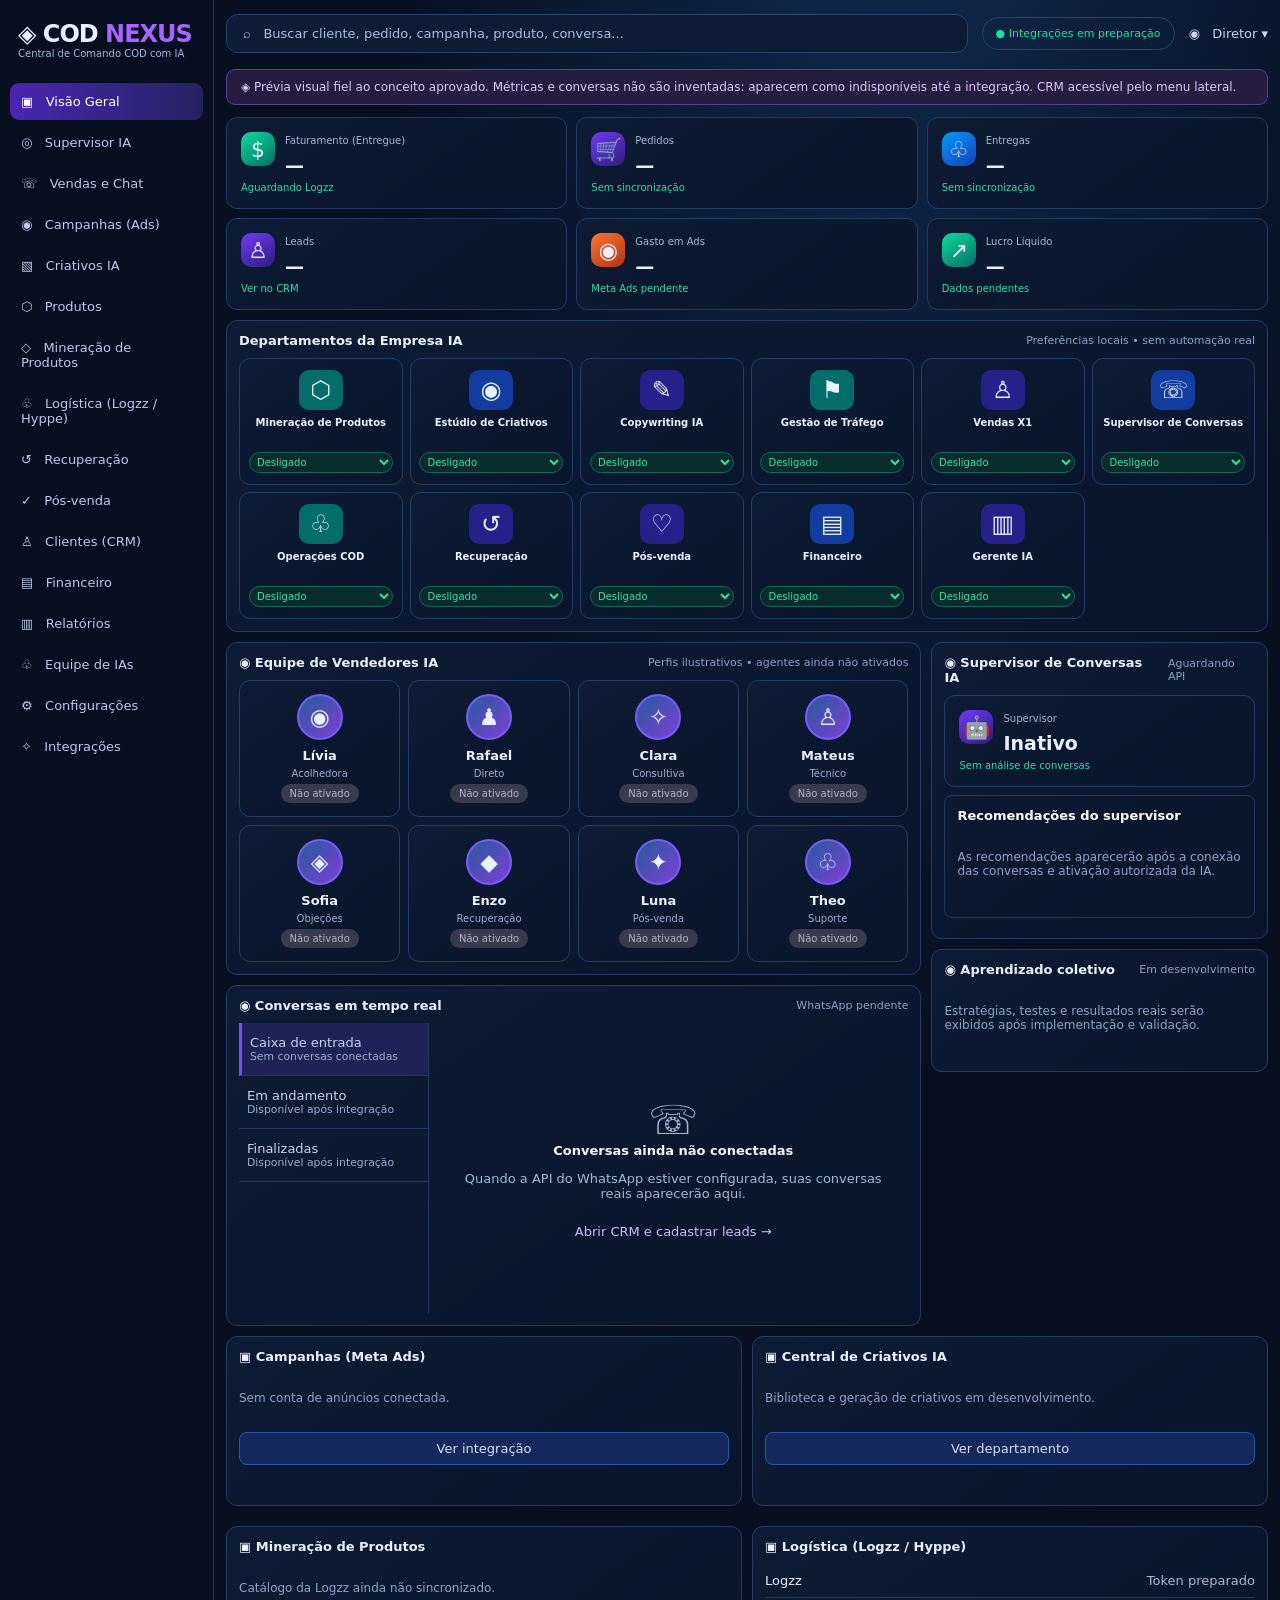
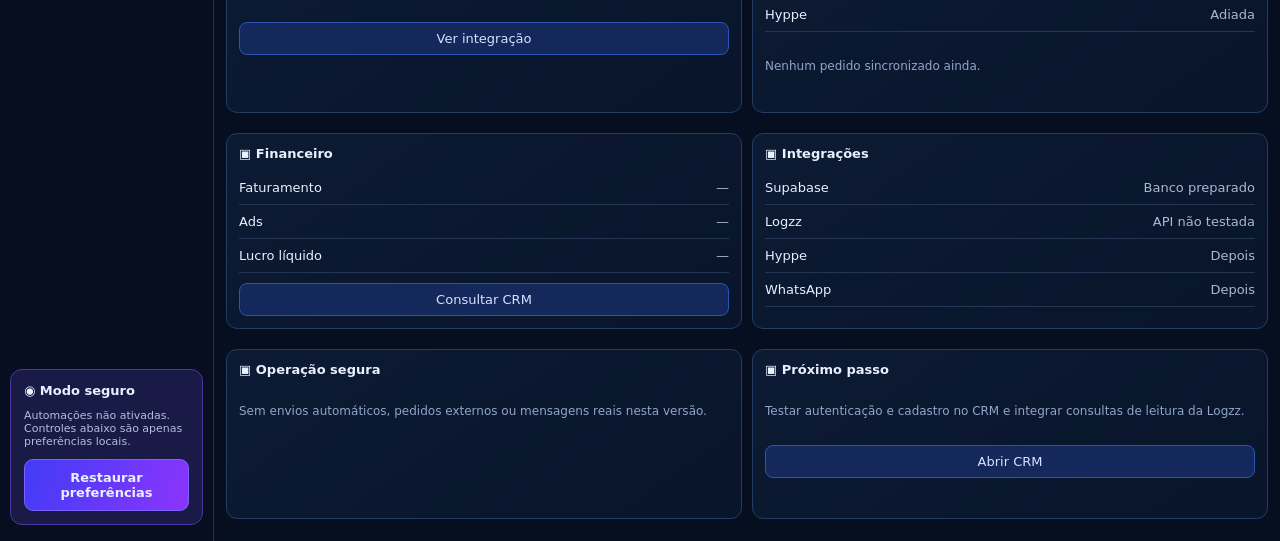
<file: index.html>
<!doctype html><html lang="pt-BR"><head><meta charset="utf-8"><meta name="viewport" content="width=device-width,initial-scale=1"><title>COD NEXUS | Central de Comando</title><link rel="stylesheet" href="/dashboard.css"></head><body><div class="shell"><aside class="sidebar"><div class="brand">◈ COD <b>NEXUS</b><small>Central de Comando COD com IA</small></div><a class="nav active" href="/">▣ &nbsp; Visão Geral</a><a class="nav" href="#supervisor">◎ &nbsp; Supervisor IA</a><a class="nav" href="#conversas">☏ &nbsp; Vendas e Chat</a><a class="nav" href="#campanhas">◉ &nbsp; Campanhas (Ads)</a><a class="nav" href="#criativos">▧ &nbsp; Criativos IA</a><a class="nav" href="#mineracao">⬡ &nbsp; Produtos</a><a class="nav" href="#mineracao">◇ &nbsp; Mineração de Produtos</a><a class="nav" href="#logistica">♧ &nbsp; Logística (Logzz / Hyppe)</a><a class="nav" href="#departamentos">↺ &nbsp; Recuperação</a><a class="nav" href="#departamentos">✓ &nbsp; Pós-venda</a><a class="nav" href="/crm.html">♙ &nbsp; Clientes (CRM)</a><a class="nav" href="#financeiro">▤ &nbsp; Financeiro</a><a class="nav" href="#financeiro">▥ &nbsp; Relatórios</a><a class="nav" href="#vendedores">♧ &nbsp; Equipe de IAs</a><a class="nav" href="#departamentos">⚙ &nbsp; Configurações</a><a class="nav" href="#integracoes">✧ &nbsp; Integrações</a><div class="sidebar-bottom"><strong>◉ Modo seguro</strong><p>Automações não ativadas. Controles abaixo são apenas preferências locais.</p><button class="primary" id="restore">Restaurar preferências</button></div></aside><main class="main"><header class="topbar"><div class="search">⌕ &nbsp; Buscar cliente, pedido, campanha, produto, conversa...</div><div class="status">● Integrações em preparação</div><div class="profile">◉ &nbsp; Diretor ▾</div></header><div class="notice">◈ Prévia visual fiel ao conceito aprovado. Métricas e conversas não são inventadas: aparecem como indisponíveis até a integração. CRM acessível pelo menu lateral.</div><section class="metrics"><div class="metric"><span class="symbol">$</span><small>Faturamento (Entregue)</small><strong>—</strong><em>Aguardando Logzz</em></div><div class="metric"><span class="symbol">🛒</span><small>Pedidos</small><strong>—</strong><em>Sem sincronização</em></div><div class="metric"><span class="symbol">♧</span><small>Entregas</small><strong>—</strong><em>Sem sincronização</em></div><div class="metric"><span class="symbol">♙</span><small>Leads</small><strong>—</strong><em>Ver no CRM</em></div><div class="metric"><span class="symbol">◉</span><small>Gasto em Ads</small><strong>—</strong><em>Meta Ads pendente</em></div><div class="metric"><span class="symbol">↗</span><small>Lucro Líquido</small><strong>—</strong><em>Dados pendentes</em></div></section><section class="panel" id="departamentos"><div class="panel-head"><h2>Departamentos da Empresa IA</h2><span class="sub">Preferências locais • sem automação real</span></div><div class="departments" id="departments"></div></section><div class="content"><div><section class="panel" id="vendedores"><div class="panel-head"><h2>◉ Equipe de Vendedores IA</h2><span class="sub">Perfis ilustrativos • agentes ainda não ativados</span></div><div class="agents" id="agents"></div></section><section class="panel" id="conversas"><div class="panel-head"><h2>◉ Conversas em tempo real</h2><span class="sub">WhatsApp pendente</span></div><div class="conversation"><div class="chatlist"><div class="chatrow active">Caixa de entrada<small>Sem conversas conectadas</small></div><div class="chatrow">Em andamento<small>Disponível após integração</small></div><div class="chatrow">Finalizadas<small>Disponível após integração</small></div></div><div class="chatbody"><div style="font-size:40px">☏</div><strong>Conversas ainda não conectadas</strong><p>Quando a API do WhatsApp estiver configurada, suas conversas reais aparecerão aqui.</p><a href="/crm.html">Abrir CRM e cadastrar leads →</a></div></div></section></div><div><section class="panel" id="supervisor"><div class="panel-head"><h2>◉ Supervisor de Conversas IA</h2><span class="sub">Aguardando API</span></div><div class="metric"><span class="symbol">🤖</span><small>Supervisor</small><strong>Inativo</strong><em>Sem análise de conversas</em></div><div class="recommend"><b>Recomendações do supervisor</b><p class="empty">As recomendações aparecerão após a conexão das conversas e ativação autorizada da IA.</p></div></section><section class="panel"><div class="panel-head"><h2>◉ Aprendizado coletivo</h2><span class="sub">Em desenvolvimento</span></div><p class="empty">Estratégias, testes e resultados reais serão exibidos após implementação e validação.</p></section></div></div><section class="lower"><div class="panel" id="campanhas"><div class="panel-head"><h2>▣ Campanhas (Meta Ads)</h2></div><p class="empty">Sem conta de anúncios conectada.</p><a class="link" href="#integracoes">Ver integração</a></div><div class="panel" id="criativos"><div class="panel-head"><h2>▣ Central de Criativos IA</h2></div><p class="empty">Biblioteca e geração de criativos em desenvolvimento.</p><a class="link" href="#departamentos">Ver departamento</a></div><div class="panel" id="mineracao"><div class="panel-head"><h2>▣ Mineração de Produtos</h2></div><p class="empty">Catálogo da Logzz ainda não sincronizado.</p><a class="link" href="#integracoes">Ver integração</a></div><div class="panel" id="logistica"><div class="panel-head"><h2>▣ Logística (Logzz / Hyppe)</h2></div><div class="listline">Logzz <span>Token preparado</span></div><div class="listline">Hyppe <span>Adiada</span></div><p class="empty">Nenhum pedido sincronizado ainda.</p></div><div class="panel" id="financeiro"><div class="panel-head"><h2>▣ Financeiro</h2></div><div class="listline">Faturamento <span>—</span></div><div class="listline">Ads <span>—</span></div><div class="listline">Lucro líquido <span>—</span></div><a class="link" href="/crm.html">Consultar CRM</a></div><div class="panel" id="integracoes"><div class="panel-head"><h2>▣ Integrações</h2></div><div class="listline">Supabase <span>Banco preparado</span></div><div class="listline">Logzz <span>API não testada</span></div><div class="listline">Hyppe <span>Depois</span></div><div class="listline">WhatsApp <span>Depois</span></div></div><div class="panel"><div class="panel-head"><h2>▣ Operação segura</h2></div><p class="empty">Sem envios automáticos, pedidos externos ou mensagens reais nesta versão.</p></div><div class="panel"><div class="panel-head"><h2>▣ Próximo passo</h2></div><p class="empty">Testar autenticação e cadastro no CRM e integrar consultas de leitura da Logzz.</p><a class="link" href="/crm.html">Abrir CRM</a></div></section></main></div><script src="/dashboard.js" defer></script></body></html>
</file>
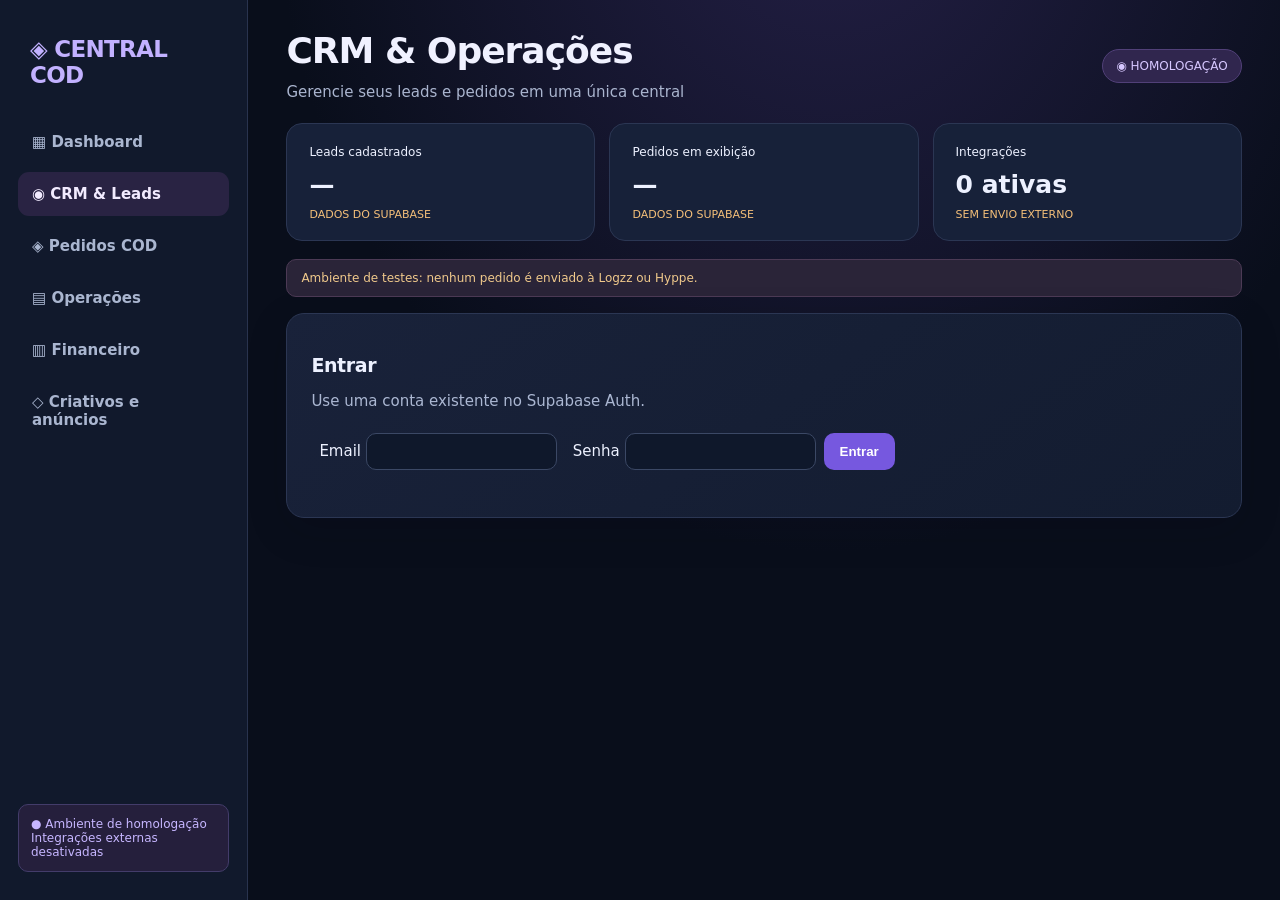
<file: crm.html>
<!doctype html><html lang="pt-BR"><meta charset="utf-8"><meta name="viewport" content="width=device-width,initial-scale=1"><title>Central COD | CRM</title><link rel="stylesheet" href="/premium.css"><style>body{margin:0;background:#0d1323;color:#edf0ff;font:15px system-ui}main{max-width:1060px;margin:auto;padding:24px}.card{background:#19243c;border:1px solid #34415f;border-radius:14px;padding:20px;margin:16px 0}input,button,select{padding:10px;border-radius:8px;background:#263450;color:white;border:1px solid #536381}button{background:#7455d6;cursor:pointer}button:disabled{opacity:.5}label{display:inline-block;margin:8px}table{width:100%;border-collapse:collapse}td,th{text-align:left;border-bottom:1px solid #34415f;padding:10px}a{color:#c3b4ff}.muted{color:#abb7d2}.warning{color:#f9ca78}#app{display:none}@media(max-width:700px){main{padding:10px}table{font-size:12px}td,th{padding:5px}}</style><aside class="cod-sidebar"><div class="cod-brand">◈ CENTRAL COD</div><a href="/">▦ Dashboard</a><a href="/crm.html" class="active">◉ CRM & Leads</a><a href="/crm.html#orders">◈ Pedidos COD</a><a href="/crm.html#orders">▤ Operações</a><a href="/">▥ Financeiro</a><a href="/">◇ Criativos e anúncios</a><div class="cod-sidefoot">● Ambiente de homologação<br>Integrações externas desativadas</div></aside><main><header class="cod-head"><div><h1>CRM & Operações</h1><p>Gerencie seus leads e pedidos em uma única central</p></div><span class="cod-badge">◉ HOMOLOGAÇÃO</span></header><div class="cod-grid"><div class="cod-stat"><small>Leads cadastrados</small><strong id="leadcount">—</strong><span>DADOS DO SUPABASE</span></div><div class="cod-stat"><small>Pedidos em exibição</small><strong id="ordercount">—</strong><span>DADOS DO SUPABASE</span></div><div class="cod-stat"><small>Integrações</small><strong>0 ativas</strong><span>SEM ENVIO EXTERNO</span></div></div><div class="cod-notice">Ambiente de testes: nenhum pedido é enviado à Logzz ou Hyppe.</div><section class="card" id="login"><h2>Entrar</h2><p class="muted">Use uma conta existente no Supabase Auth.</p><label>Email <input type="email" id="email" autocomplete="email"></label><label>Senha <input type="password" id="password"></label><button id="signin">Entrar</button><p id="authmsg" role="status"></p></section><div id="app"><div class="cod-content"><section class="card"><span id="identity"></span> <button id="logout">Sair</button><button id="reload">Atualizar</button></section><section class="card"><h2>Cadastrar lead</h2><form id="leadform"><label>Nome <input name="name" required maxlength="150"></label><label>Telefone <input name="phone" maxlength="40"></label><label>Origem <input name="source" maxlength="100"></label><button>Salvar lead</button></form></section><section class="card wide"><h2>Leads</h2><div style="overflow:auto"><table><thead><tr><th>Nome</th><th>Telefone</th><th>Origem</th><th>Status</th></tr></thead><tbody id="leads"></tbody></table></div></section><section class="card wide" id="orders"><h2>Pedidos COD — rascunhos</h2><p class="muted">Os rascunhos ficam no banco; não geram pedidos externos.</p><form id="orderform"><label>Lead <select name="lead_id" id="leadselect" required></select></label><label>Valor R$ <input type="number" name="amount" min="0" step=".01" required></label><button>Salvar rascunho</button></form><div style="overflow:auto"><table><thead><tr><th>Identificador</th><th>Valor</th><th>Status</th></tr></thead><tbody id="orders"></tbody></table></div></section></div><p id="status" role="status"></p></div></main><script src="/crm.js" defer></script></html>
</file>
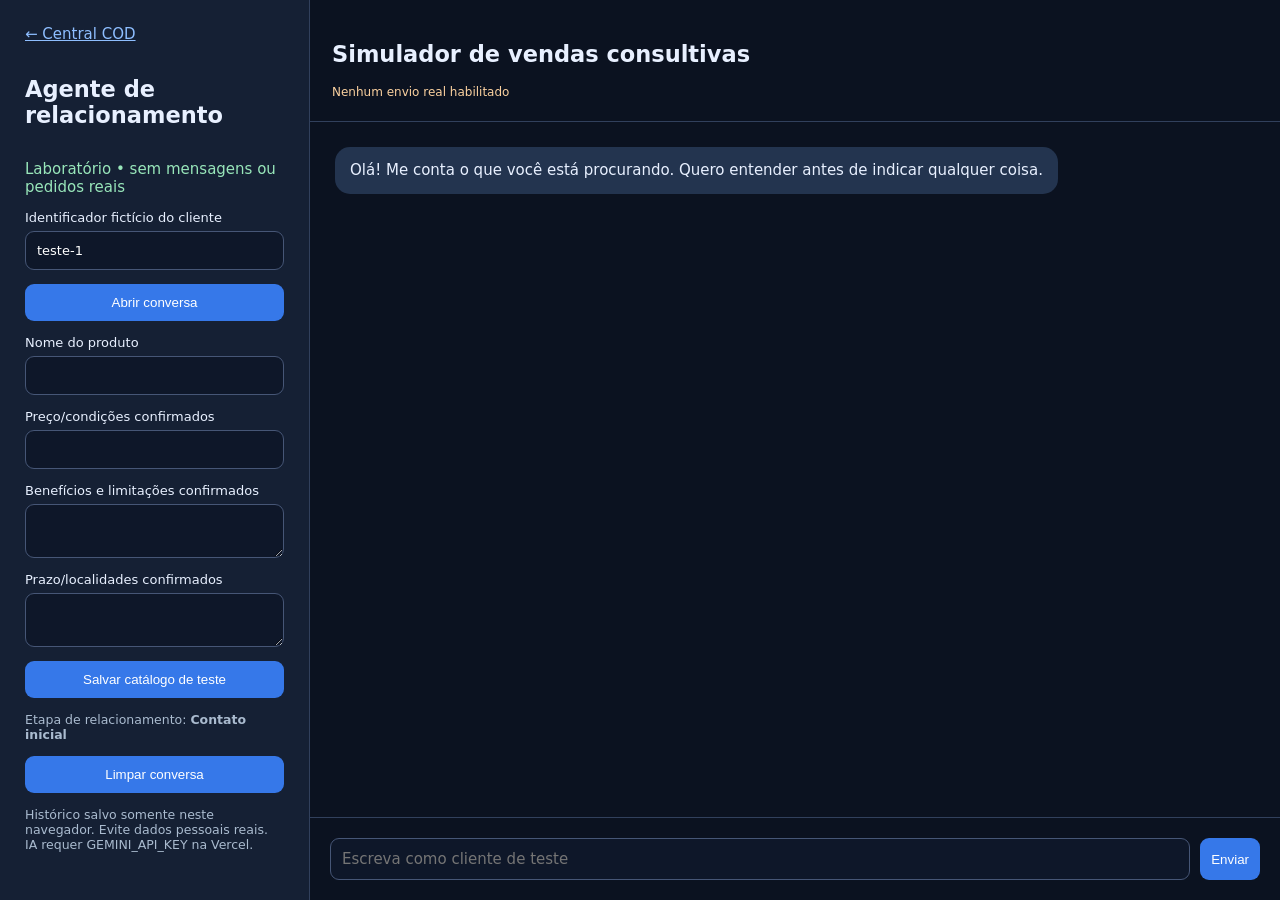
<file: relationship.html>
<!doctype html><html lang="pt-BR"><meta charset="utf-8"><meta name="viewport" content="width=device-width,initial-scale=1"><title>COD NEXUS • Relacionamento</title><style>*{box-sizing:border-box}body{margin:0;background:#0b1220;color:#e8f0ff;font:15px system-ui}.shell{display:grid;grid-template-columns:310px 1fr;min-height:100vh}aside{padding:25px;background:#152034;border-right:1px solid #31405c;display:grid;align-content:start;gap:14px}main{display:flex;flex-direction:column;height:100vh}header{padding:22px;border-bottom:1px solid #31405c}#chat{flex:1;overflow:auto;padding:25px;display:flex;flex-direction:column;gap:14px}.b{padding:12px 15px;max-width:83%;border-radius:15px;white-space:pre-wrap;line-height:1.5;background:#23344f}.u{align-self:end;background:#2859a2}.a{align-self:start}form{display:flex;padding:20px;gap:10px;border-top:1px solid #31405c}input,textarea{width:100%;border:1px solid #465676;border-radius:9px;padding:11px;background:#0e1729;color:white;font:inherit}button{background:#3678e9;color:white;border:0;border-radius:9px;padding:11px;cursor:pointer}button:disabled{opacity:.5}label{display:grid;gap:6px;font-size:13px}a{color:#8ebeff}small{color:#aabbcf}.badge{color:#98e6ba}#status{font-size:12px;color:#fbd19f}@media(max-width:700px){.shell{grid-template-columns:1fr}aside{padding:14px}main{height:70vh}}</style><div class="shell"><aside><a href="/">← Central COD</a><h2>Agente de relacionamento</h2><span class="badge">Laboratório • sem mensagens ou pedidos reais</span><label>Identificador fictício do cliente<input id="id" value="teste-1"></label><button onclick="load()">Abrir conversa</button><label>Nome do produto<input id="product"></label><label>Preço/condições confirmados<input id="price"></label><label>Benefícios e limitações confirmados<textarea id="details"></textarea></label><label>Prazo/localidades confirmados<textarea id="shipping"></textarea></label><button onclick="saveCatalog()">Salvar catálogo de teste</button><small>Etapa de relacionamento: <b id="stage">Contato inicial</b></small><button onclick="resetChat()">Limpar conversa</button><small>Histórico salvo somente neste navegador. Evite dados pessoais reais. IA requer GEMINI_API_KEY na Vercel.</small></aside><main><header><h2>Simulador de vendas consultivas</h2><div id="status">Nenhum envio real habilitado</div></header><div id="chat"></div><form id="form"><input id="msg" required maxlength="2000" placeholder="Escreva como cliente de teste"><button id="send">Enviar</button></form></main></div><script src="/relationship.js" defer></script></html>
</file>
<file: dashboard.css>
:root{font-family:Inter,ui-sans-serif,system-ui,sans-serif;color:#e9f0ff;background:#060f20}*{box-sizing:border-box}body{margin:0;background:radial-gradient(ellipse at 70% -20%,#132d56 0,transparent 42%),#060f20;font-size:13px}button,input,select{font:inherit;color:inherit}button{cursor:pointer}a{color:inherit;text-decoration:none}.shell{display:grid;grid-template-columns:214px minmax(0,1fr);min-height:100vh}.sidebar{background:#070e20;border-right:1px solid #203253;padding:16px 10px;display:flex;flex-direction:column;gap:4px}.brand{font-size:24px;font-weight:850;letter-spacing:-1px;padding:4px 8px 20px}.brand b{color:#a963ff}.brand small{display:block;font-size:10px;font-weight:400;letter-spacing:0;color:#a8b8da}.nav{padding:11px;border-radius:9px;color:#bdc9e6;display:flex;gap:12px;align-items:center}.nav:hover,.nav.active{background:linear-gradient(90deg,#4926b2,#242260);color:white}.nav i{font-style:normal;font-size:18px;width:22px}.nav.muted{opacity:.72}.sidebar-bottom{margin-top:auto;background:#191a46;border:1px solid #4b35a1;border-radius:12px;padding:13px}.sidebar-bottom p{font-size:11px;color:#b4bde1}.primary{background:linear-gradient(110deg,#423cf6,#8b35fc);border:1px solid #7962ff;border-radius:9px;padding:10px 14px;font-weight:700}.main{min-width:0;padding:12px}.topbar{display:flex;align-items:center;gap:14px;min-height:43px;margin-bottom:14px}.search{background:#0d1b35;border:1px solid #26446c;border-radius:12px;padding:11px 16px;color:#aebdde;flex:1}.profile{white-space:nowrap;color:#cbd6f0}.status{color:#1be1a4;border:1px solid #194f53;border-radius:30px;padding:9px 13px;font-size:11px}.notice{background:#241d40;border:1px solid #56428d;border-radius:9px;padding:10px 14px;color:#dfc7ff;margin-bottom:12px;font-size:12px}.metrics{display:grid;grid-template-columns:repeat(6,minmax(0,1fr));gap:9px;margin-bottom:10px}.metric,.panel,.dept,.agent{background:linear-gradient(145deg,#0c1a33,#08152a);border:1px solid #233c63;border-radius:11px}.metric{padding:14px;min-height:92px}.metric .symbol{display:inline-grid;place-items:center;border-radius:10px;width:34px;height:34px;font-size:22px;background:linear-gradient(145deg,#6e3cf8,#2e1b7a);float:left;margin-right:10px}.metric:nth-child(1) .symbol,.metric:nth-child(6) .symbol{background:linear-gradient(145deg,#0bdc9d,#046e65)}.metric:nth-child(3) .symbol{background:linear-gradient(145deg,#049cf8,#173eb6)}.metric:nth-child(5) .symbol{background:linear-gradient(145deg,#fc772f,#b03218)}.metric small{font-size:10px;color:#aab7d3}.metric strong{display:block;font-size:19px;margin-top:7px}.metric em{display:block;font-size:10px;font-style:normal;color:#2edbad;margin-top:6px}.panel{padding:12px;margin-bottom:10px}.panel-head{display:flex;align-items:center;justify-content:space-between;gap:8px;margin-bottom:10px}.panel-head h2{font-size:13px;margin:0}.sub{color:#8fa2c5;font-size:11px}.departments{display:grid;grid-template-columns:repeat(11,minmax(95px,1fr));gap:7px}.dept{padding:11px 6px;text-align:center;min-height:111px}.dept .glyph{font-size:24px;display:block;background:#24218a;border-radius:10px;width:44px;height:40px;line-height:40px;margin:0 auto 7px}.dept:nth-child(3n+1) .glyph{background:#036e69}.dept:nth-child(4n+2) .glyph{background:#133ca1}.dept b{display:block;font-size:10px;min-height:30px}.dept select{background:#082c2d;color:#32e3a7;border:1px solid #13695e;border-radius:18px;font-size:10px;width:96%;margin-top:5px;padding:3px}.content{display:grid;grid-template-columns:minmax(0,1.55fr) minmax(290px,.75fr);gap:10px}.agents{display:grid;grid-template-columns:repeat(4,minmax(0,1fr));gap:8px}.agent{text-align:center;padding:13px 5px}.avatar{height:46px;width:46px;border-radius:50%;display:grid;place-items:center;background:linear-gradient(135deg,#285b9e,#7b3fd5);font-size:23px;margin:0 auto 8px;border:2px solid #775cf7}.agent b{display:block}.agent small{display:block;color:#9fb0d0;font-size:10px;margin:5px 0}.tag{background:#07493c;color:#2df3ae;border-radius:20px;padding:4px 9px;font-size:10px;display:inline-block}.tag.off{background:#383a4d;color:#b1b5c8}.conversation{display:grid;grid-template-columns:190px 1fr;min-height:290px;gap:9px}.chatlist{border-right:1px solid #20385e}.chatrow{padding:12px 8px;border-bottom:1px solid #20385e;color:#c7d3ee}.chatrow.active{background:#1d2257;border-left:3px solid #7e4bff}.chatrow small{display:block;color:#9caed0}.chatbody{display:flex;flex-direction:column;justify-content:center;align-items:center;text-align:center;color:#a5b7d7;padding:20px}.chatbody strong{color:#f3f5ff}.chatbody a{color:#d0bbff;margin-top:10px}.recommend{border:1px solid #20385c;padding:12px;border-radius:8px;margin:8px 0;color:#c3d1ed}.recommend b{color:#fff}.lower{display:grid;grid-template-columns:repeat(4,minmax(0,1fr));gap:10px}.lower .panel{min-height:170px}.listline{padding:9px 0;border-bottom:1px solid #233654;display:flex;justify-content:space-between;gap:8px}.listline span{color:#aab8d3}.empty{font-size:12px;color:#91a5c8;padding:15px 0}.link{background:#14285b;border:1px solid #2b55b1;border-radius:8px;padding:8px;text-align:center;display:block;color:#d6e1ff;margin-top:10px}.formrow{display:flex;gap:8px;flex-wrap:wrap}.formrow input{background:#0b1a31;border:1px solid #32496d;border-radius:7px;padding:9px;min-width:0;flex:1}.formrow button{background:#5136c6;border:1px solid #745aff;border-radius:8px;padding:9px}.hidden{display:none}.wide{grid-column:1/-1}@media(max-width:1300px){.departments{grid-template-columns:repeat(6,1fr)}.metrics{grid-template-columns:repeat(3,1fr)}.lower{grid-template-columns:repeat(2,1fr)}}@media(max-width:800px){.shell{grid-template-columns:1fr}.sidebar{position:relative;flex-direction:row;flex-wrap:wrap;gap:2px}.brand{width:100%;padding-bottom:6px}.nav{font-size:11px;padding:8px}.sidebar-bottom{display:none}.main{padding:10px}.topbar{flex-wrap:wrap}.search{order:3;flex-basis:100%}.metrics{grid-template-columns:repeat(2,1fr)}.departments{grid-template-columns:repeat(3,1fr)}.content{grid-template-columns:1fr}.lower{grid-template-columns:1fr 1fr}}@media(max-width:480px){.agents{grid-template-columns:repeat(2,1fr)}.conversation{grid-template-columns:1fr}.chatlist{border:0}.departments{grid-template-columns:repeat(2,1fr)}.lower{grid-template-columns:1fr}.metrics{grid-template-columns:1fr 1fr}.metric{padding:9px}.metric strong{font-size:15px}}
</file>
<file: premium.css>
:root{color-scheme:dark;--bg:#090e1b;--surface:#141c30;--line:#293653;--text:#edf1ff;--muted:#9daac8;--purple:#9a7dff}*{box-sizing:border-box}body{margin:0!important;background:radial-gradient(ellipse at 65% -20%,#252048 0,transparent 48%),var(--bg)!important;color:var(--text)!important;font-family:Inter,ui-sans-serif,system-ui,sans-serif!important}main{max-width:none!important;margin:0 0 0 248px!important;padding:30px clamp(16px,3vw,48px)!important;min-height:100vh}.cod-sidebar{position:fixed;top:0;bottom:0;left:0;width:248px;background:#11192c;border-right:1px solid #29334e;padding:28px 18px;display:flex;flex-direction:column;gap:8px;z-index:10}.cod-brand{font-size:23px;font-weight:850;color:#c2b1ff;letter-spacing:-.7px;padding:8px 12px 24px}.cod-sidebar a{display:flex;align-items:center;gap:12px;color:#aab6d0;text-decoration:none;padding:13px 14px;border-radius:11px;font-weight:550}.cod-sidebar a:hover,.cod-sidebar a.active{background:#292343;color:#f2ebff}.cod-sidefoot{margin-top:auto;border:1px solid #433c6a;border-radius:10px;padding:12px;font-size:12px;color:#c6b6ff;background:#251f3c}h1{font-size:clamp(25px,3vw,36px)!important;color:#f0f1ff!important;letter-spacing:-1px;margin:0 0 12px}h2{font-size:19px;letter-spacing:-.4px}.card{background:linear-gradient(145deg,#19223a,#131c30)!important;border:1px solid #2b3653!important;border-radius:18px!important;padding:24px!important;box-shadow:0 12px 40px #05091625}.cod-head{display:flex;align-items:center;justify-content:space-between;gap:14px;margin-bottom:22px}.cod-head p{margin:0;color:#aab5cf}.cod-badge{font-size:12px;padding:9px 13px;border-radius:99px;background:#30264e;color:#d6c7ff;border:1px solid #514078}.cod-grid{display:grid;grid-template-columns:repeat(3,minmax(0,1fr));gap:14px;margin-bottom:18px}.cod-stat{padding:18px 22px;background:#172139;border:1px solid #2b3653;border-radius:16px}.cod-stat small{font-size:12px}.cod-stat strong{display:block;font-size:25px;margin:10px 0 5px}.cod-stat span{font-size:11px;color:#f4bf79}.cod-content{display:grid;grid-template-columns:1fr 1fr;gap:18px}.cod-content>.card{margin:0!important}.cod-content .wide{grid-column:1/-1}input,select{background:#0f182b!important;border:1px solid #3b4865!important;border-radius:10px!important;color:#eef0ff!important;outline:none}input:focus,select:focus{border-color:#a18aff!important;box-shadow:0 0 0 3px #a18aff22}button{background:#7658df!important;border:0!important;border-radius:10px!important;padding:11px 16px!important;font-weight:650;transition:filter .2s}button:hover{filter:brightness(1.16)}table{width:100%;border-collapse:collapse}th{font-size:12px;color:#aab7d0;font-weight:600;background:#111a2d}td,th{padding:13px!important;border-bottom:1px solid #2a3751!important}tr:hover td{background:#ffffff05}#status,#authmsg{color:#cbbcff}.cod-notice{padding:11px 14px;background:#2a2438;border:1px solid #4c3a55;border-radius:10px;color:#f0c98b;font-size:12px;margin:16px 0}@media(max-width:1000px){.cod-grid{grid-template-columns:repeat(2,1fr)}.cod-content{grid-template-columns:1fr}.cod-content .wide{grid-column:auto}}@media(max-width:720px){.cod-sidebar{position:relative;width:100%;height:auto;flex-direction:row;flex-wrap:wrap;padding:10px;gap:3px}.cod-brand{width:100%;padding:10px;font-size:19px}.cod-sidebar a{font-size:12px;padding:8px}.cod-sidefoot{display:none}main{margin:0!important;padding:18px!important}.cod-grid{grid-template-columns:1fr}.cod-head{align-items:flex-start;flex-direction:column}.card{padding:16px!important}}
</file>
